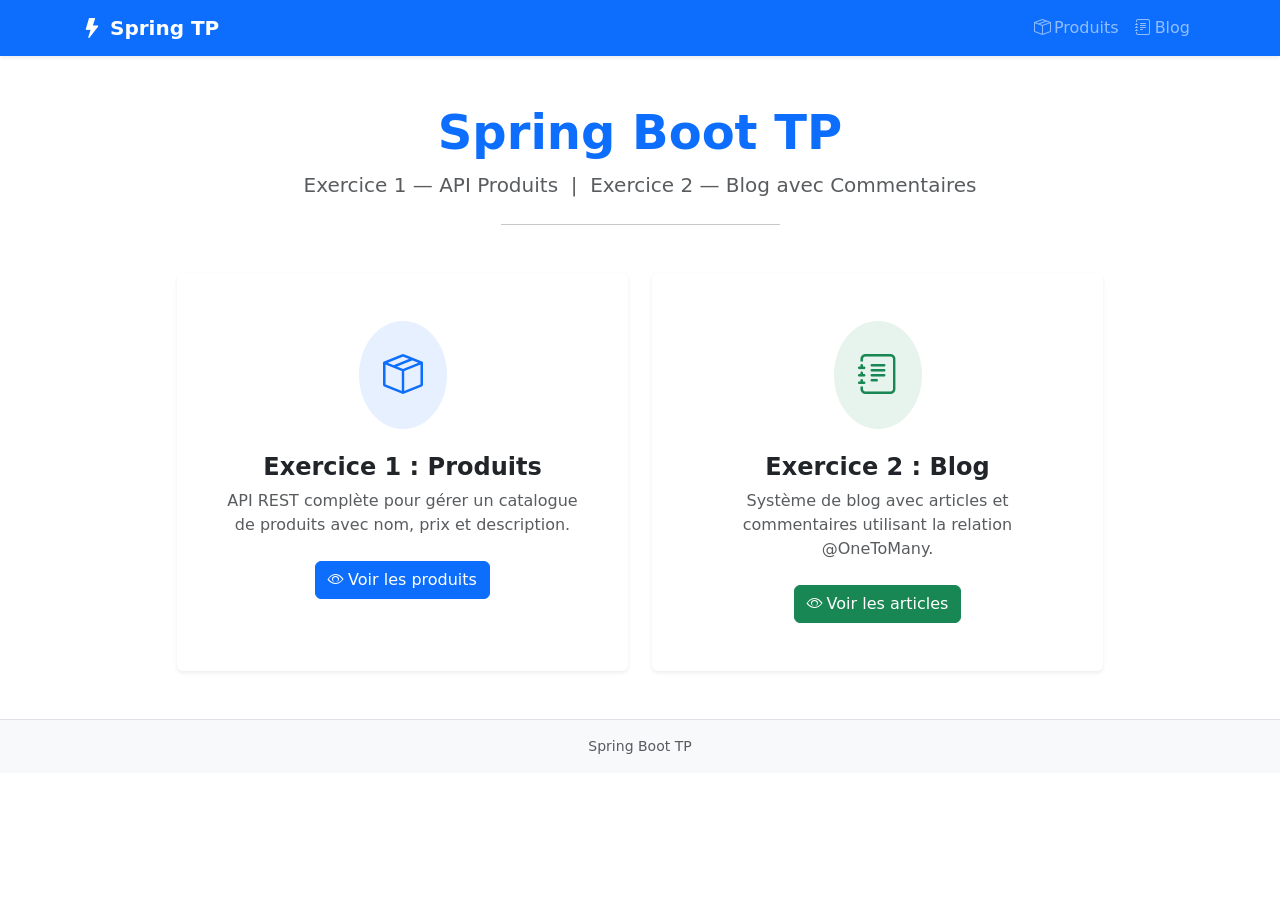
<file: tp/src/main/resources/templates/index.html>
<!DOCTYPE html>
<html xmlns:th="http://www.thymeleaf.org" lang="fr">
<head>
    <meta charset="UTF-8">
    <meta name="viewport" content="width=device-width, initial-scale=1.0">
    <title>Spring TP - Accueil</title>
    <link href="https://cdn.jsdelivr.net/npm/bootstrap@5.3.0/dist/css/bootstrap.min.css" rel="stylesheet">
    <link href="https://cdn.jsdelivr.net/npm/bootstrap-icons@1.11.0/font/bootstrap-icons.css" rel="stylesheet">
    <link href="https://fonts.googleapis.com/css2?family=Inter:wght@300;400;500;600;700&display=swap" rel="stylesheet">
    <link th:href="@{/css/style.css}" rel="stylesheet">
</head>
<body>
<nav class="navbar navbar-expand-lg navbar-dark bg-primary shadow-sm">
    <div class="container">
        <a class="navbar-brand fw-bold" th:href="@{/}">
            <i class="bi bi-lightning-fill me-2"></i>Spring TP
        </a>
        <div class="collapse navbar-collapse">
            <ul class="navbar-nav ms-auto">
                <li class="nav-item"><a class="nav-link" th:href="@{/products}"><i class="bi bi-box-seam me-1"></i>Produits</a></li>
                <li class="nav-item"><a class="nav-link" th:href="@{/articles}"><i class="bi bi-journal-text me-1"></i>Blog</a></li>
            </ul>
        </div>
    </div>
</nav>

<main class="container py-5">
    <!-- Hero -->
    <div class="text-center mb-5">
        <h1 class="display-5 fw-bold text-primary">Spring Boot TP</h1>
        <p class="lead text-muted">Exercice 1 &mdash; API Produits &nbsp;|&nbsp; Exercice 2 &mdash; Blog avec Commentaires</p>
        <hr class="my-4 w-25 mx-auto">
    </div>

    <!-- Cards -->
    <div class="row g-4 justify-content-center">

        <div class="col-md-5">
            <div class="card h-100 shadow-sm border-0">
                <div class="card-body text-center p-5">
                    <div class="rounded-circle bg-primary bg-opacity-10 d-inline-flex p-4 mb-4">
                        <i class="bi bi-box-seam fs-1 text-primary"></i>
                    </div>
                    <h4 class="fw-semibold">Exercice 1 : Produits</h4>
                    <p class="text-muted mb-4">API REST complète pour gérer un catalogue de produits avec nom, prix et description.</p>
                    <div class="d-flex gap-2 justify-content-center">
                        <a th:href="@{/products}" class="btn btn-primary">
                            <i class="bi bi-eye me-1"></i>Voir les produits
                        </a>
                        
                    </div>
                </div>
            </div>
        </div>

        <div class="col-md-5">
            <div class="card h-100 shadow-sm border-0">
                <div class="card-body text-center p-5">
                    <div class="rounded-circle bg-success bg-opacity-10 d-inline-flex p-4 mb-4">
                        <i class="bi bi-journal-text fs-1 text-success"></i>
                    </div>
                    <h4 class="fw-semibold">Exercice 2 : Blog</h4>
                    <p class="text-muted mb-4">Système de blog avec articles et commentaires utilisant la relation @OneToMany.</p>
                    <div class="d-flex gap-2 justify-content-center">
                        <a th:href="@{/articles}" class="btn btn-success">
                            <i class="bi bi-eye me-1"></i>Voir les articles
                        </a>

                    </div>
                </div>
            </div>
        </div>
    </div>


</main>

<footer class="footer mt-auto py-3 bg-light border-top">
    <div class="container text-center text-muted small">
        Spring Boot TP
    </div>
</footer>
<script src="https://cdn.jsdelivr.net/npm/bootstrap@5.3.0/dist/js/bootstrap.bundle.min.js"></script>
</body>
</html>
</file>
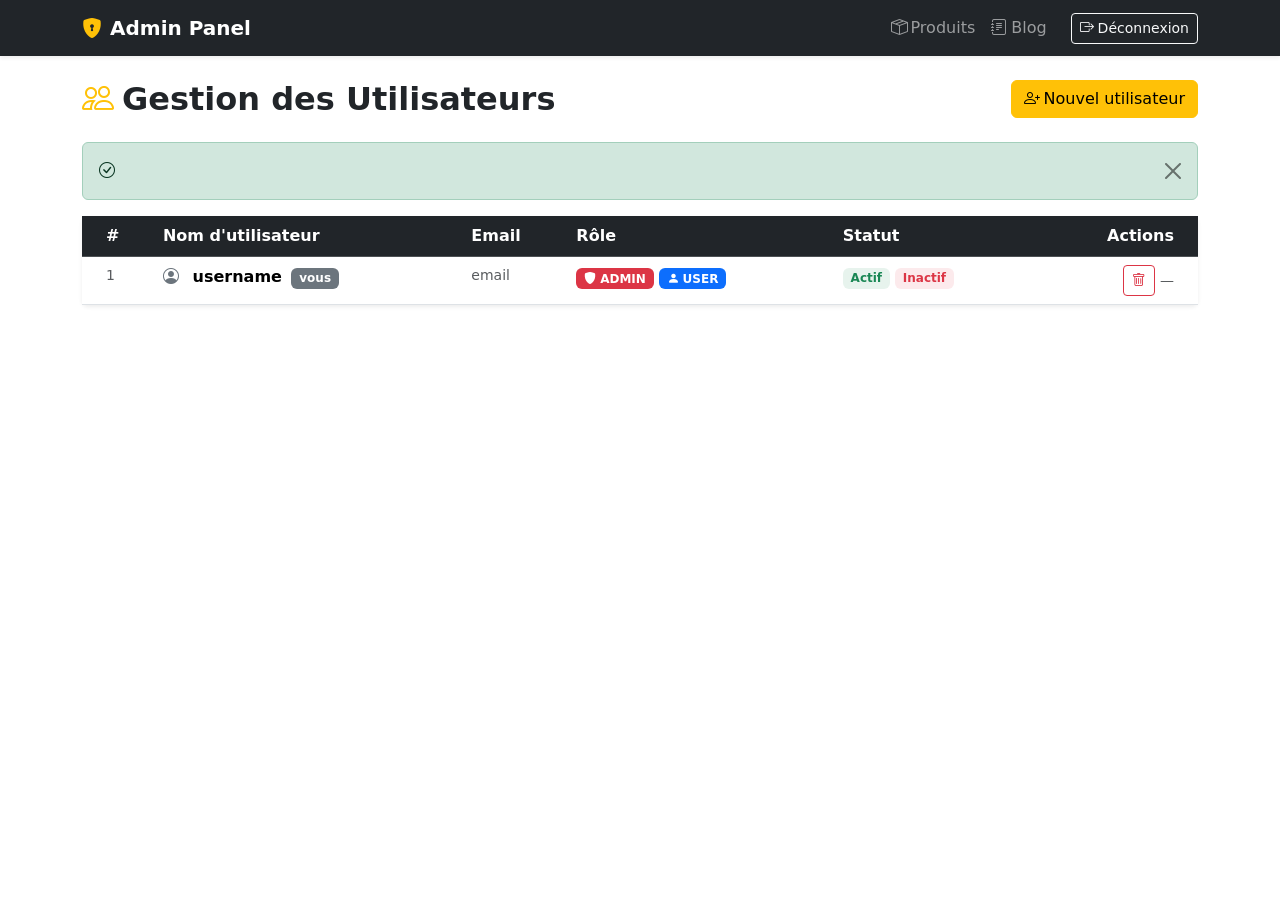
<file: tp/src/main/resources/templates/admin/users.html>
<!DOCTYPE html>
<html xmlns:th="http://www.thymeleaf.org"
      xmlns:sec="http://www.thymeleaf.org/extras/spring-security"
      lang="fr">
<head>
    <meta charset="UTF-8">
    <meta name="viewport" content="width=device-width, initial-scale=1.0">
    <title>Gestion Utilisateurs | Admin</title>
    <link href="https://cdn.jsdelivr.net/npm/bootstrap@5.3.0/dist/css/bootstrap.min.css" rel="stylesheet">
    <link href="https://cdn.jsdelivr.net/npm/bootstrap-icons@1.11.0/font/bootstrap-icons.css" rel="stylesheet">
    <link href="https://fonts.googleapis.com/css2?family=Inter:wght@300;400;500;600;700&display=swap" rel="stylesheet">
    <link th:href="@{/css/style.css}" rel="stylesheet">
</head>
<body>
<nav class="navbar navbar-expand-lg navbar-dark bg-dark shadow-sm">
    <div class="container">
        <a class="navbar-brand fw-bold" th:href="@{/}">
            <i class="bi bi-shield-lock-fill me-2 text-warning"></i>Admin Panel
        </a>
        <div class="collapse navbar-collapse">
            <ul class="navbar-nav ms-auto align-items-center">
                <li class="nav-item"><a class="nav-link" th:href="@{/products}"><i class="bi bi-box-seam me-1"></i>Produits</a></li>
                <li class="nav-item"><a class="nav-link" th:href="@{/articles}"><i class="bi bi-journal-text me-1"></i>Blog</a></li>
                <li class="nav-item ms-3">
                    <form th:action="@{/auth/logout}" method="post" class="d-inline">
                        <button class="btn btn-sm btn-outline-light">
                            <i class="bi bi-box-arrow-right me-1"></i>Déconnexion
                        </button>
                    </form>
                </li>
            </ul>
        </div>
    </div>
</nav>

<main class="container py-4">
    <div class="d-flex justify-content-between align-items-center mb-4">
        <div>
            <h2 class="fw-bold mb-0">
                <i class="bi bi-people me-2 text-warning"></i>Gestion des Utilisateurs
            </h2>
            <small class="text-muted" th:text="${users.size()} + ' utilisateur(s) enregistré(s)'"></small>
        </div>
        <a th:href="@{/auth/register}" class="btn btn-warning">
            <i class="bi bi-person-plus me-1"></i>Nouvel utilisateur
        </a>
    </div>

    <div th:if="${successMessage}" class="alert alert-success alert-dismissible fade show">
        <i class="bi bi-check-circle me-2"></i><span th:text="${successMessage}"></span>
        <button type="button" class="btn-close" data-bs-dismiss="alert"></button>
    </div>

    <div class="card shadow-sm border-0">
        <div class="table-responsive">
            <table class="table table-hover mb-0">
                <thead class="table-dark">
                <tr>
                    <th class="ps-4">#</th>
                    <th>Nom d'utilisateur</th>
                    <th>Email</th>
                    <th>Rôle</th>
                    <th>Statut</th>
                    <th class="text-end pe-4">Actions</th>
                </tr>
                </thead>
                <tbody>
                <tr th:each="user : ${users}">
                    <td class="ps-4 text-muted small" th:text="${user.id}">1</td>
                    <td class="fw-semibold">
                        <i class="bi bi-person-circle me-2 text-secondary"></i>
                        <span th:text="${user.username}">username</span>
                        <!-- Marque "vous" sur le compte connecté -->
                        <span th:if="${#authentication.name == user.username}"
                              class="badge bg-secondary ms-1 small">vous</span>
                    </td>
                    <td class="text-muted small" th:text="${user.email}">email</td>
                    <td>
                        <span th:if="${user.role.name() == 'ADMIN'}"
                              class="badge bg-danger">
                            <i class="bi bi-shield-fill me-1"></i>ADMIN
                        </span>
                        <span th:if="${user.role.name() == 'USER'}"
                              class="badge bg-primary">
                            <i class="bi bi-person-fill me-1"></i>USER
                        </span>
                    </td>
                    <td>
                        <span th:if="${user.enabled}" class="badge bg-success bg-opacity-10 text-success">Actif</span>
                        <span th:unless="${user.enabled}" class="badge bg-danger bg-opacity-10 text-danger">Inactif</span>
                    </td>
                    <td class="text-end pe-4">
                        <!-- Ne pas supprimer son propre compte -->
                        <a th:if="${#authentication.name != user.username}"
                           th:href="@{/admin/users/delete/{id}(id=${user.id})}"
                           class="btn btn-sm btn-outline-danger"
                           onclick="return confirm('Supprimer cet utilisateur ?')">
                            <i class="bi bi-trash"></i>
                        </a>
                        <span th:if="${#authentication.name == user.username}"
                              class="text-muted small">—</span>
                    </td>
                </tr>
                </tbody>
            </table>
        </div>
    </div>
</main>

<script src="https://cdn.jsdelivr.net/npm/bootstrap@5.3.0/dist/js/bootstrap.bundle.min.js"></script>
</body>
</html>
</file>
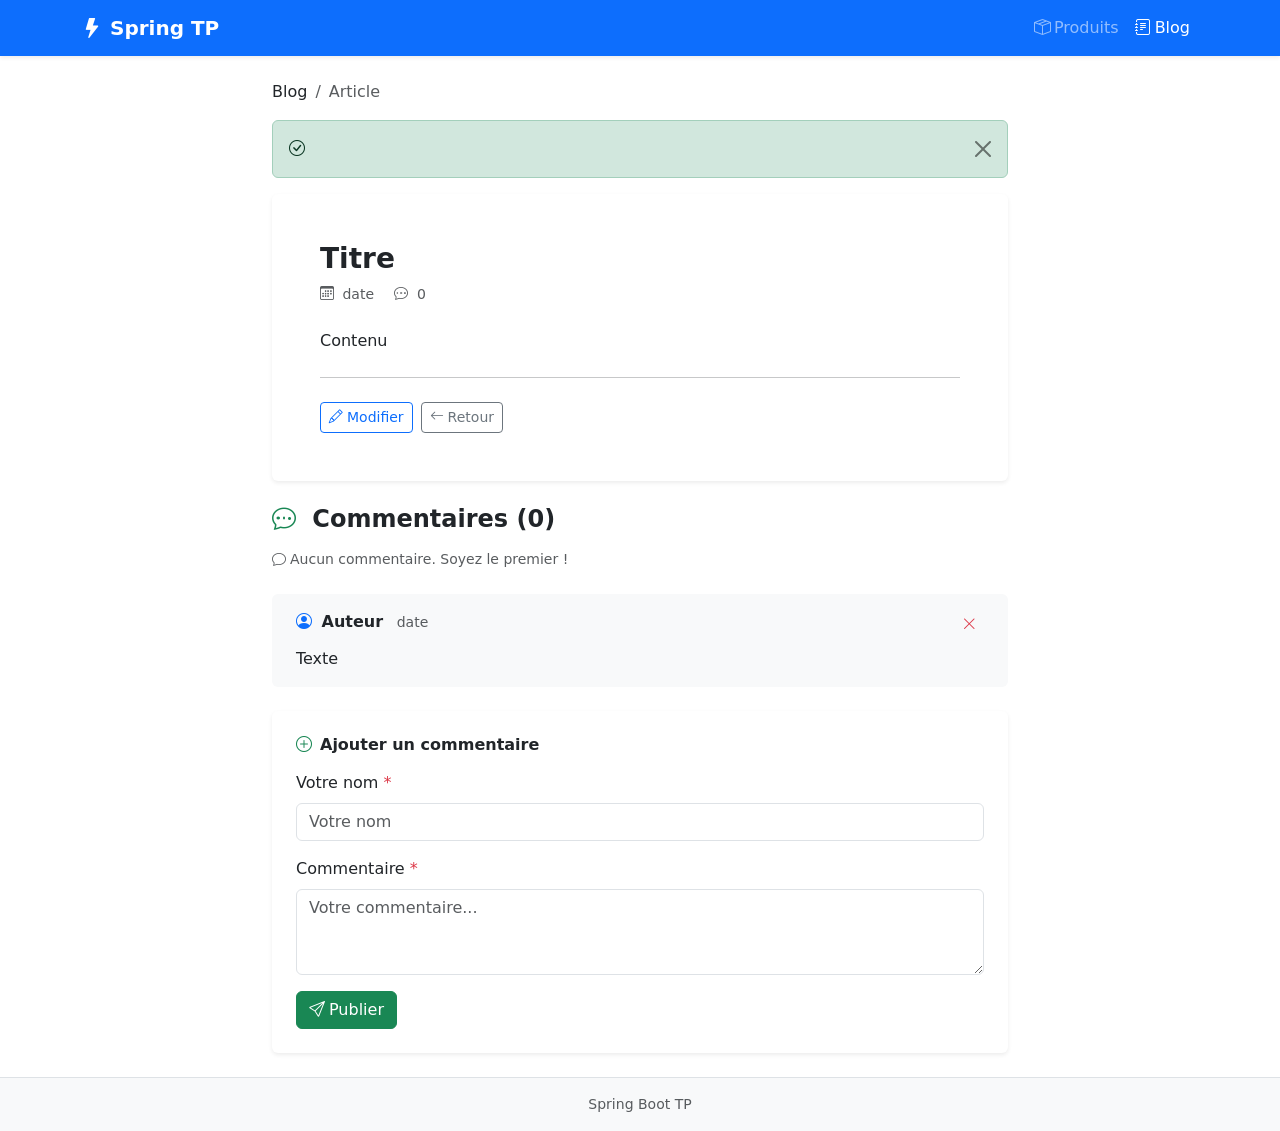
<file: tp/src/main/resources/templates/articles/detail.html>
<!DOCTYPE html>
<html xmlns:th="http://www.thymeleaf.org" lang="fr">
<head>
    <meta charset="UTF-8">
    <meta name="viewport" content="width=device-width, initial-scale=1.0">
    <title th:text="${article.title} + ' | Blog'">Article</title>
    <link href="https://cdn.jsdelivr.net/npm/bootstrap@5.3.0/dist/css/bootstrap.min.css" rel="stylesheet">
    <link href="https://cdn.jsdelivr.net/npm/bootstrap-icons@1.11.0/font/bootstrap-icons.css" rel="stylesheet">
    <link href="https://fonts.googleapis.com/css2?family=Inter:wght@300;400;500;600;700&display=swap" rel="stylesheet">
    <link th:href="@{/css/style.css}" rel="stylesheet">
</head>
<body>
<nav class="navbar navbar-expand-lg navbar-dark bg-primary shadow-sm">
    <div class="container">
        <a class="navbar-brand fw-bold" th:href="@{/}"><i class="bi bi-lightning-fill me-2"></i>Spring TP</a>
        <div class="collapse navbar-collapse">
            <ul class="navbar-nav ms-auto">
                <li class="nav-item"><a class="nav-link" th:href="@{/products}"><i class="bi bi-box-seam me-1"></i>Produits</a></li>
                <li class="nav-item"><a class="nav-link active" th:href="@{/articles}"><i class="bi bi-journal-text me-1"></i>Blog</a></li>
            </ul>
        </div>
    </div>
</nav>

<main class="container py-4">
    <div class="row justify-content-center">
        <div class="col-lg-8">

            <!-- Breadcrumb -->
            <nav aria-label="breadcrumb" class="mb-3">
                <ol class="breadcrumb">
                    <li class="breadcrumb-item"><a th:href="@{/articles}">Blog</a></li>
                    <li class="breadcrumb-item active" th:text="${article.title}">Article</li>
                </ol>
            </nav>

            <!-- Message flash -->
            <div th:if="${successMessage}" class="alert alert-success alert-dismissible fade show">
                <i class="bi bi-check-circle me-2"></i><span th:text="${successMessage}"></span>
                <button type="button" class="btn-close" data-bs-dismiss="alert"></button>
            </div>

            <!-- Article -->
            <article class="card shadow-sm border-0 mb-4">
                <div class="card-body p-5">
                    <h1 class="h3 fw-bold mb-2" th:text="${article.title}">Titre</h1>
                    <div class="text-muted small mb-4">
                        <i class="bi bi-calendar3 me-1"></i>
                        <span th:text="${article.createdAt != null ? #temporals.format(article.createdAt, 'dd MMMM yyyy à HH:mm') : '—'}">date</span>
                        <span class="ms-3"><i class="bi bi-chat-dots me-1"></i>
                            <span th:text="${article.comments.size()} + ' commentaire(s)'">0</span>
                        </span>
                    </div>
                    <div class="article-content" th:text="${article.content}">Contenu</div>
                    <hr class="my-4">
                    <div class="d-flex gap-2">
                        <a th:href="@{/articles/edit/{id}(id=${article.id})}" class="btn btn-sm btn-outline-primary">
                            <i class="bi bi-pencil me-1"></i>Modifier
                        </a>
                        <a th:href="@{/articles}" class="btn btn-sm btn-outline-secondary">
                            <i class="bi bi-arrow-left me-1"></i>Retour
                        </a>
                    </div>
                </div>
            </article>

            <!-- Commentaires -->
            <section>
                <h4 class="fw-semibold mb-3">
                    <i class="bi bi-chat-dots me-2 text-success"></i>
                    Commentaires (<span th:text="${article.comments.size()}">0</span>)
                </h4>

                <!-- Liste des commentaires -->
                <div th:if="${article.comments.empty}" class="text-muted small mb-4">
                    <i class="bi bi-chat me-1"></i>Aucun commentaire. Soyez le premier !
                </div>

                <div class="mb-4" th:each="comment : ${article.comments}">
                    <div class="card border-0 bg-light">
                        <div class="card-body py-3 px-4">
                            <div class="d-flex justify-content-between align-items-start">
                                <div>
                                    <span class="fw-semibold me-2">
                                        <i class="bi bi-person-circle me-1 text-primary"></i>
                                        <span th:text="${comment.author}">Auteur</span>
                                    </span>
                                    <small class="text-muted"
                                           th:text="${comment.createdAt != null ? #temporals.format(comment.createdAt, 'dd/MM/yyyy HH:mm') : ''}">date</small>
                                </div>
                                <a th:href="@{/articles/{aId}/comment/delete/{cId}(aId=${article.id}, cId=${comment.id})}"
                                   class="btn btn-sm text-danger border-0"
                                   onclick="return confirm('Supprimer ce commentaire ?')"
                                   title="Supprimer">
                                    <i class="bi bi-x-lg"></i>
                                </a>
                            </div>
                            <p class="mb-0 mt-2" th:text="${comment.text}">Texte</p>
                        </div>
                    </div>
                </div>

                <!-- Formulaire ajout commentaire -->
                <div class="card border-0 shadow-sm">
                    <div class="card-body p-4">
                        <h6 class="fw-semibold mb-3"><i class="bi bi-plus-circle me-2 text-success"></i>Ajouter un commentaire</h6>
                        <form th:action="@{/articles/{id}/comment(id=${article.id})}"
                              th:object="${newComment}"
                              method="post">

                            <div class="mb-3">
                                <label class="form-label fw-medium">Votre nom <span class="text-danger">*</span></label>
                                <input type="text" class="form-control" th:field="*{author}"
                                       th:classappend="${#fields.hasErrors('author')} ? 'is-invalid'"
                                       placeholder="Votre nom">
                                <div class="invalid-feedback" th:errors="*{author}"></div>
                            </div>

                            <div class="mb-3">
                                <label class="form-label fw-medium">Commentaire <span class="text-danger">*</span></label>
                                <textarea class="form-control" th:field="*{text}" rows="3"
                                          th:classappend="${#fields.hasErrors('text')} ? 'is-invalid'"
                                          placeholder="Votre commentaire..."></textarea>
                                <div class="invalid-feedback" th:errors="*{text}"></div>
                            </div>

                            <button type="submit" class="btn btn-success">
                                <i class="bi bi-send me-1"></i>Publier
                            </button>
                        </form>
                    </div>
                </div>
            </section>

        </div>
    </div>
</main>

<footer class="footer mt-auto py-3 bg-light border-top mt-5">
    <div class="container text-center text-muted small">Spring Boot TP </div>
</footer>
<script src="https://cdn.jsdelivr.net/npm/bootstrap@5.3.0/dist/js/bootstrap.bundle.min.js"></script>
</body>
</html>
</file>
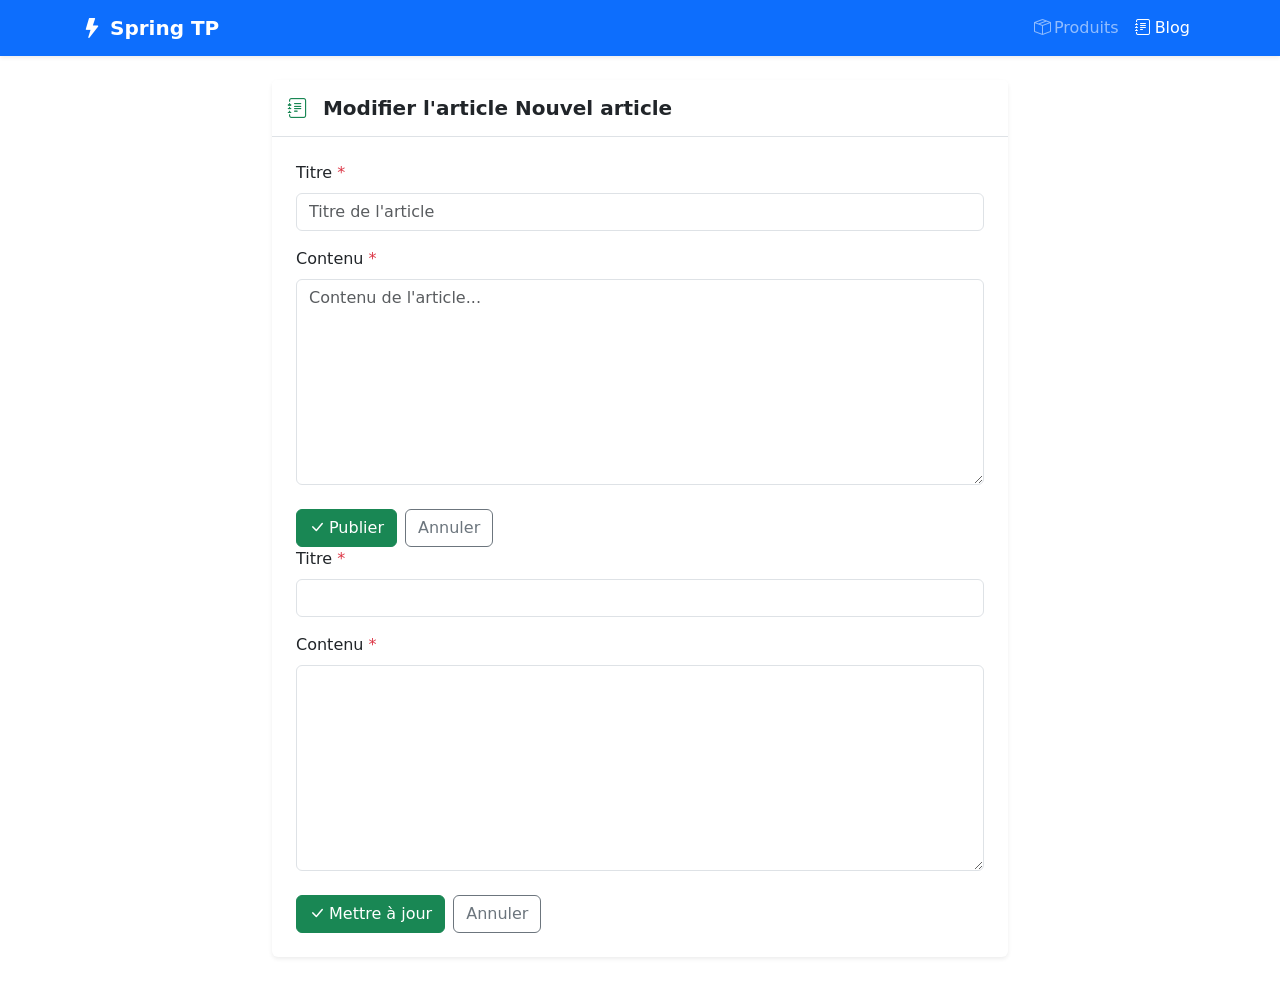
<file: tp/src/main/resources/templates/articles/form.html>
<!DOCTYPE html>
<html xmlns:th="http://www.thymeleaf.org" lang="fr">
<head>
    <meta charset="UTF-8">
    <meta name="viewport" content="width=device-width, initial-scale=1.0">
    <title >Article | blog</title>
    <link href="https://cdn.jsdelivr.net/npm/bootstrap@5.3.0/dist/css/bootstrap.min.css" rel="stylesheet">
    <link href="https://cdn.jsdelivr.net/npm/bootstrap-icons@1.11.0/font/bootstrap-icons.css" rel="stylesheet">
    <link href="https://fonts.googleapis.com/css2?family=Inter:wght@300;400;500;600;700&display=swap" rel="stylesheet">
    <link th:href="@{/css/style.css}" rel="stylesheet">
</head>
<body>
<nav class="navbar navbar-expand-lg navbar-dark bg-primary shadow-sm">
    <div class="container">
        <a class="navbar-brand fw-bold" th:href="@{/}"><i class="bi bi-lightning-fill me-2"></i>Spring TP</a>
        <div class="collapse navbar-collapse">
            <ul class="navbar-nav ms-auto">
                <li class="nav-item"><a class="nav-link" th:href="@{/products}"><i class="bi bi-box-seam me-1"></i>Produits</a></li>
                <li class="nav-item"><a class="nav-link active" th:href="@{/articles}"><i class="bi bi-journal-text me-1"></i>Blog</a></li>
            </ul>
        </div>
    </div>
</nav>

<main class="container py-4">
    <div class="row justify-content-center">
        <div class="col-md-8">
            <div class="card shadow-sm border-0">
                <div class="card-header bg-white border-bottom py-3">
                    <h5 class="mb-0 fw-semibold">
                        <i class="bi bi-journal-text me-2 text-success"></i>
                        <span th:if="${article.id != null}">Modifier l'article</span>
                        <span th:unless="${article.id != null}">Nouvel article</span>
                    </h5>
                </div>
                <div class="card-body p-4">

                    <!-- Formulaire création -->
                    <form th:if="${article.id == null}"
                          th:action="@{/articles/save}"
                          th:object="${article}"
                          method="post">

                        <div class="mb-3">
                            <label class="form-label fw-medium">Titre <span class="text-danger">*</span></label>
                            <input type="text" class="form-control" th:field="*{title}"
                                   th:classappend="${#fields.hasErrors('title')} ? 'is-invalid'"
                                   placeholder="Titre de l'article">
                            <div class="invalid-feedback" th:errors="*{title}"></div>
                        </div>

                        <div class="mb-4">
                            <label class="form-label fw-medium">Contenu <span class="text-danger">*</span></label>
                            <textarea class="form-control" th:field="*{content}" rows="8"
                                      th:classappend="${#fields.hasErrors('content')} ? 'is-invalid'"
                                      placeholder="Contenu de l'article..."></textarea>
                            <div class="invalid-feedback" th:errors="*{content}"></div>
                        </div>

                        <div class="d-flex gap-2">
                            <button type="submit" class="btn btn-success">
                                <i class="bi bi-check-lg me-1"></i>Publier
                            </button>
                            <a th:href="@{/articles}" class="btn btn-outline-secondary">Annuler</a>
                        </div>
                    </form>

                    <!-- Formulaire modification -->
                    <form th:if="${article.id != null}"
                          th:action="@{/articles/update/{id}(id=${article.id})}"
                          th:object="${article}"
                          method="post">

                        <div class="mb-3">
                            <label class="form-label fw-medium">Titre <span class="text-danger">*</span></label>
                            <input type="text" class="form-control" th:field="*{title}"
                                   th:classappend="${#fields.hasErrors('title')} ? 'is-invalid'">
                            <div class="invalid-feedback" th:errors="*{title}"></div>
                        </div>

                        <div class="mb-4">
                            <label class="form-label fw-medium">Contenu <span class="text-danger">*</span></label>
                            <textarea class="form-control" th:field="*{content}" rows="8"
                                      th:classappend="${#fields.hasErrors('content')} ? 'is-invalid'"></textarea>
                            <div class="invalid-feedback" th:errors="*{content}"></div>
                        </div>

                        <div class="d-flex gap-2">
                            <button type="submit" class="btn btn-success">
                                <i class="bi bi-check-lg me-1"></i>Mettre à jour
                            </button>
                            <a th:href="@{/articles}" class="btn btn-outline-secondary">Annuler</a>
                        </div>
                    </form>

                </div>
            </div>
        </div>
    </div>
</main>

<script src="https://cdn.jsdelivr.net/npm/bootstrap@5.3.0/dist/js/bootstrap.bundle.min.js"></script>
</body>
</html>
</file>
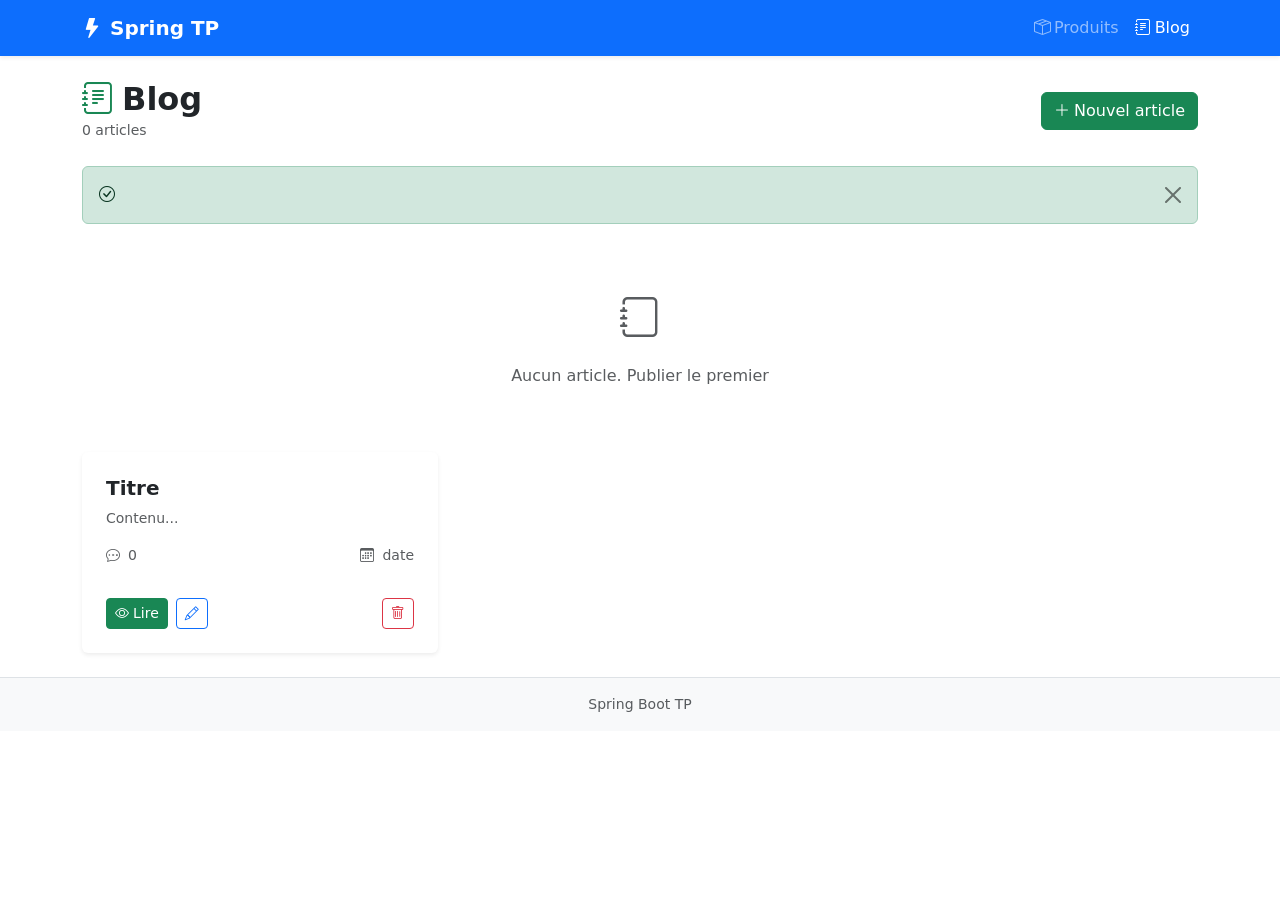
<file: tp/src/main/resources/templates/articles/list.html>
<!DOCTYPE html>
<html xmlns:th="http://www.thymeleaf.org" lang="fr">
<head>
    <meta charset="UTF-8">
    <meta name="viewport" content="width=device-width, initial-scale=1.0">
    <title>Blog | Spring TP</title>
    <link href="https://cdn.jsdelivr.net/npm/bootstrap@5.3.0/dist/css/bootstrap.min.css" rel="stylesheet">
    <link href="https://cdn.jsdelivr.net/npm/bootstrap-icons@1.11.0/font/bootstrap-icons.css" rel="stylesheet">
    <link href="https://fonts.googleapis.com/css2?family=Inter:wght@300;400;500;600;700&display=swap" rel="stylesheet">
    <link th:href="@{/css/style.css}" rel="stylesheet">
</head>
<body>
<nav class="navbar navbar-expand-lg navbar-dark bg-primary shadow-sm">
    <div class="container">
        <a class="navbar-brand fw-bold" th:href="@{/}"><i class="bi bi-lightning-fill me-2"></i>Spring TP</a>
        <div class="collapse navbar-collapse">
            <ul class="navbar-nav ms-auto">
                <li class="nav-item"><a class="nav-link" th:href="@{/products}"><i class="bi bi-box-seam me-1"></i>Produits</a></li>
                <li class="nav-item"><a class="nav-link active" th:href="@{/articles}"><i class="bi bi-journal-text me-1"></i>Blog</a></li>
                
            </ul>
        </div>
    </div>
</nav>

<main class="container py-4">
    <div class="d-flex justify-content-between align-items-center mb-4">
        <div>
            <h2 class="fw-bold mb-0"><i class="bi bi-journal-text me-2 text-success"></i>Blog</h2>
            <small class="text-muted" th:text="${articles.size()} + ' article(s)'">0 articles</small>
        </div>
        <a th:href="@{/articles/new}" class="btn btn-success">
            <i class="bi bi-plus-lg me-1"></i>Nouvel article
        </a>
    </div>

    <!-- Message flash -->
    <div th:if="${successMessage}" class="alert alert-success alert-dismissible fade show">
        <i class="bi bi-check-circle me-2"></i><span th:text="${successMessage}"></span>
        <button type="button" class="btn-close" data-bs-dismiss="alert"></button>
    </div>

    <!-- Empty state -->
    <div th:if="${articles.empty}" class="text-center py-5 text-muted">
        <i class="bi bi-journal fs-1 d-block mb-3"></i>
        <p>Aucun article. <a th:href="@{/articles/new}">Publier le premier</a></p>
    </div>

    <!-- Articles grid -->
    <div class="row g-4" th:if="${!articles.empty}">
        <div class="col-md-6 col-lg-4" th:each="article : ${articles}">
            <div class="card h-100 shadow-sm border-0 article-card">
                <div class="card-body p-4">
                    <h5 class="card-title fw-semibold mb-2" th:text="${article.title}">Titre</h5>
                    <p class="card-text text-muted small mb-3"
                       th:text="${#strings.abbreviate(article.content, 120)}">Contenu...</p>
                    <div class="d-flex align-items-center gap-2 text-muted small">
                        <i class="bi bi-chat-dots"></i>
                        <span th:text="${article.comments.size()} + ' commentaire(s)'">0</span>
                        <span class="ms-auto">
                            <i class="bi bi-calendar3 me-1"></i>
                            <span th:text="${article.createdAt != null ? #temporals.format(article.createdAt, 'dd/MM/yyyy') : '—'}">date</span>
                        </span>
                    </div>
                </div>
                <div class="card-footer bg-transparent border-top-0 pb-4 px-4">
                    <div class="d-flex gap-2">
                        <a th:href="@{/articles/{id}(id=${article.id})}" class="btn btn-sm btn-success">
                            <i class="bi bi-eye me-1"></i>Lire
                        </a>
                        <a th:href="@{/articles/edit/{id}(id=${article.id})}" class="btn btn-sm btn-outline-primary">
                            <i class="bi bi-pencil"></i>
                        </a>
                        <a th:href="@{/articles/delete/{id}(id=${article.id})}"
                           class="btn btn-sm btn-outline-danger ms-auto"
                           onclick="return confirm('Supprimer cet article et tous ses commentaires ?')">
                            <i class="bi bi-trash"></i>
                        </a>
                    </div>
                </div>
            </div>
        </div>
    </div>
</main>

<footer class="footer mt-auto py-3 bg-light border-top mt-5">
    <div class="container text-center text-muted small">Spring Boot TP</div>
</footer>
<script src="https://cdn.jsdelivr.net/npm/bootstrap@5.3.0/dist/js/bootstrap.bundle.min.js"></script>
</body>
</html>
</file>
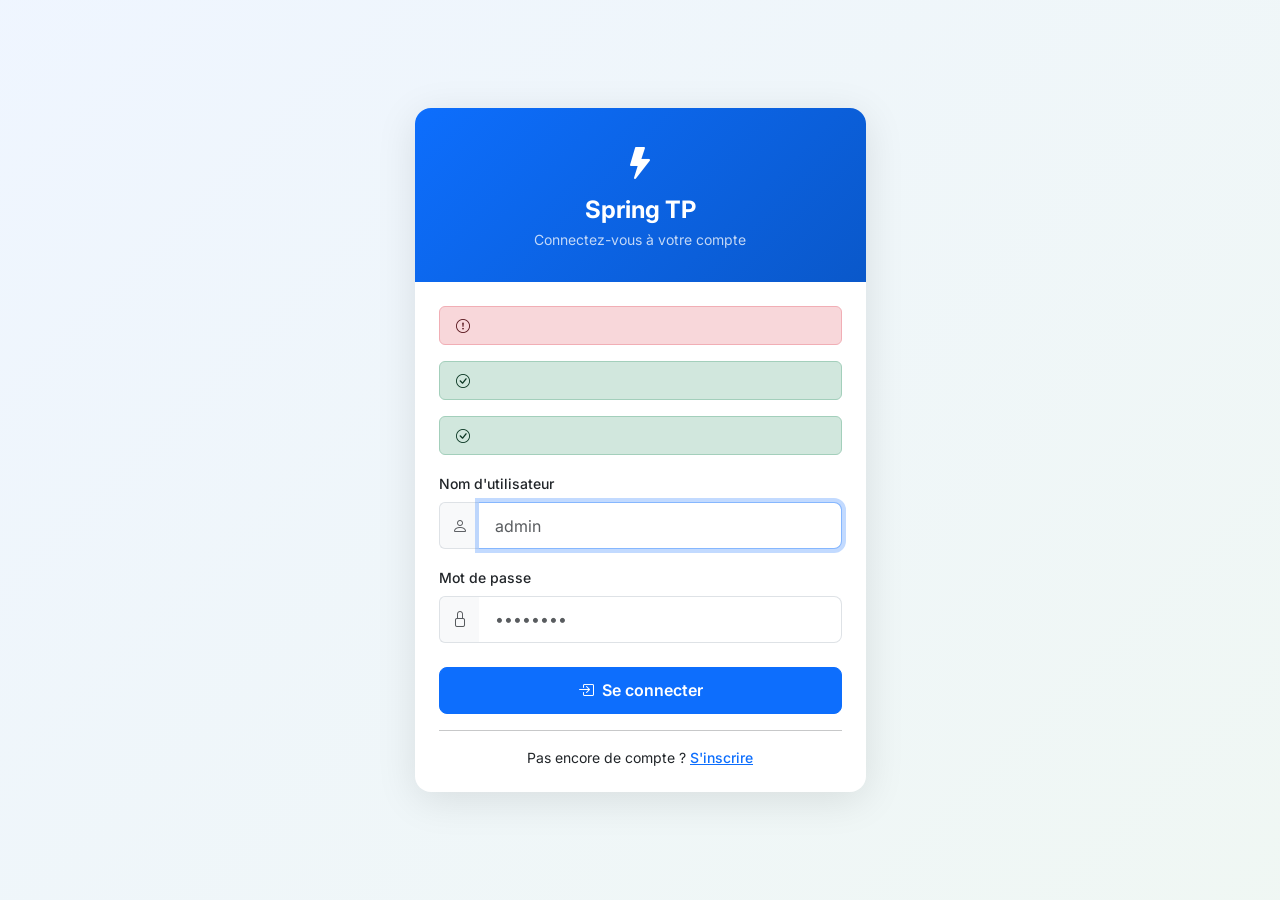
<file: tp/src/main/resources/templates/auth/login.html>
<!DOCTYPE html>
<html xmlns:th="http://www.thymeleaf.org" lang="fr">
<head>
    <meta charset="UTF-8">
    <meta name="viewport" content="width=device-width, initial-scale=1.0">
    <title>Connexion | Spring TP</title>
    <link href="https://cdn.jsdelivr.net/npm/bootstrap@5.3.0/dist/css/bootstrap.min.css" rel="stylesheet">
    <link href="https://cdn.jsdelivr.net/npm/bootstrap-icons@1.11.0/font/bootstrap-icons.css" rel="stylesheet">
    <link href="https://fonts.googleapis.com/css2?family=Inter:wght@300;400;500;600;700&display=swap" rel="stylesheet">
    <style>
        body {
            font-family: 'Inter', sans-serif;
            background: linear-gradient(135deg, #0d6efd11 0%, #19875411 100%);
            min-height: 100vh;
            display: flex;
            align-items: center;
        }
        .auth-card {
            border: none;
            border-radius: 16px;
            box-shadow: 0 8px 40px rgba(0,0,0,0.10);
        }
        .auth-header {
            background: linear-gradient(135deg, #0d6efd, #0a58ca);
            border-radius: 16px 16px 0 0;
            padding: 2rem;
            text-align: center;
            color: white;
        }
        .form-control { border-radius: 8px; padding: 0.65rem 1rem; }
        .btn-login { border-radius: 8px; padding: 0.65rem; font-weight: 600; }
    </style>
</head>
<body>
<div class="container">
    <div class="row justify-content-center">
        <div class="col-md-5 col-sm-8">

            <div class="card auth-card">
                <div class="auth-header">
                    <i class="bi bi-lightning-fill fs-2 mb-2 d-block"></i>
                    <h4 class="fw-bold mb-1">Spring TP</h4>
                    <p class="mb-0 opacity-75 small">Connectez-vous à votre compte</p>
                </div>

                <div class="card-body p-4">

                    <!-- Messages -->
                    <div th:if="${errorMessage}" class="alert alert-danger py-2 small">
                        <i class="bi bi-exclamation-circle me-2"></i>
                        <span th:text="${errorMessage}"></span>
                    </div>
                    <div th:if="${logoutMessage}" class="alert alert-success py-2 small">
                        <i class="bi bi-check-circle me-2"></i>
                        <span th:text="${logoutMessage}"></span>
                    </div>
                    <div th:if="${successMessage}" class="alert alert-success py-2 small">
                        <i class="bi bi-check-circle me-2"></i>
                        <span th:text="${successMessage}"></span>
                    </div>

                    <!-- Formulaire — Spring Security traite le POST sur /auth/login -->
                    <form th:action="@{/auth/login}" method="post">

                        <div class="mb-3">
                            <label class="form-label fw-medium small">Nom d'utilisateur</label>
                            <div class="input-group">
                                <span class="input-group-text bg-light border-end-0">
                                    <i class="bi bi-person text-muted"></i>
                                </span>
                                <input type="text"
                                       name="username"
                                       class="form-control border-start-0"
                                       placeholder="admin"
                                       required autofocus>
                            </div>
                        </div>

                        <div class="mb-4">
                            <label class="form-label fw-medium small">Mot de passe</label>
                            <div class="input-group">
                                <span class="input-group-text bg-light border-end-0">
                                    <i class="bi bi-lock text-muted"></i>
                                </span>
                                <input type="password"
                                       name="password"
                                       class="form-control border-start-0"
                                       placeholder="••••••••"
                                       required>
                            </div>
                        </div>

                        <button type="submit" class="btn btn-primary w-100 btn-login">
                            <i class="bi bi-box-arrow-in-right me-2"></i>Se connecter
                        </button>
                    </form>

                    <hr class="my-3">

                    <!-- Comptes de démonstration -->


                    <div class="text-center mt-3 small">
                        Pas encore de compte ?
                        <a th:href="@{/auth/register}" class="text-primary fw-medium">S'inscrire</a>
                    </div>
                </div>
            </div>

        </div>
    </div>
</div>
<script src="https://cdn.jsdelivr.net/npm/bootstrap@5.3.0/dist/js/bootstrap.bundle.min.js"></script>
</body>
</html>
</file>
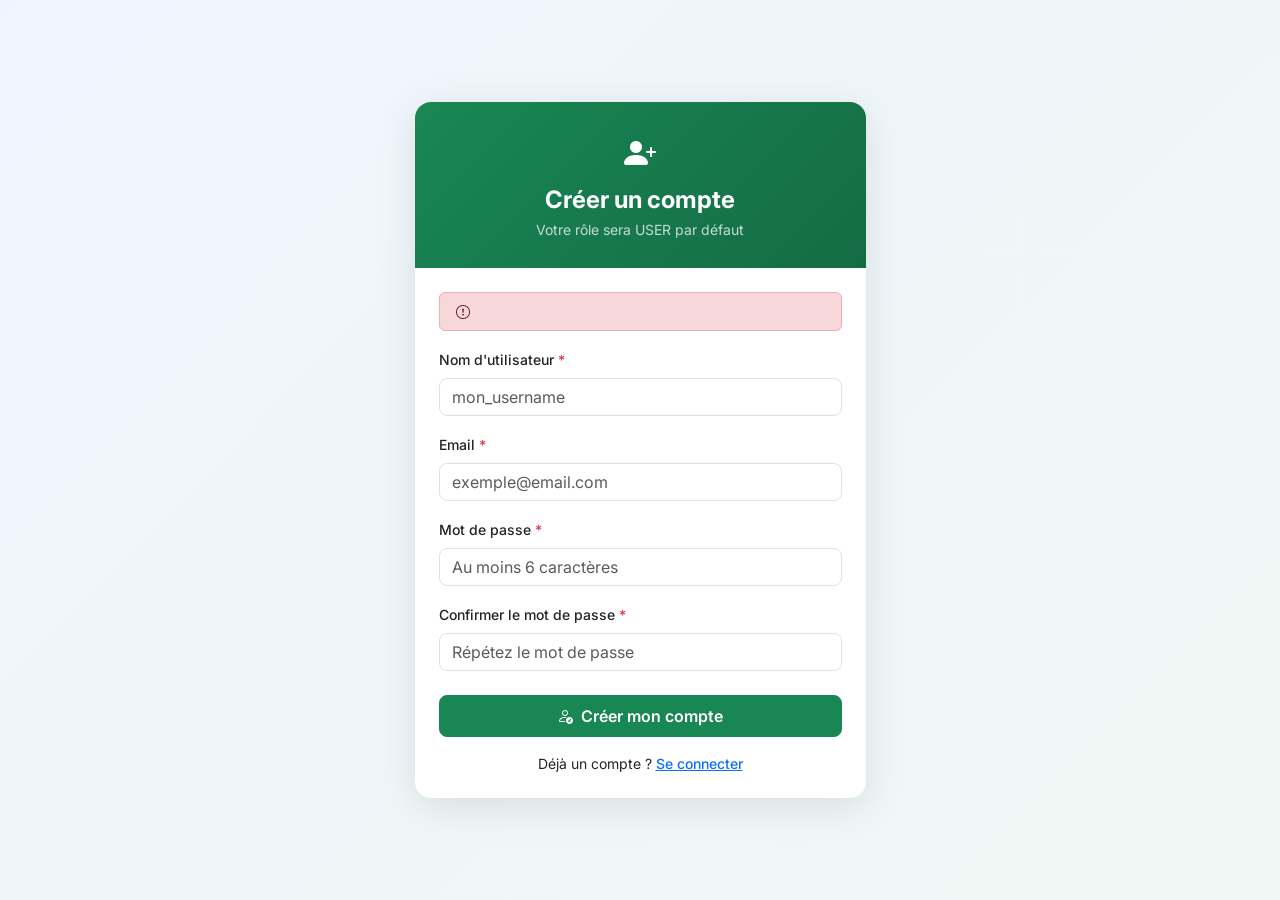
<file: tp/src/main/resources/templates/auth/register.html>
<!DOCTYPE html>
<html xmlns:th="http://www.thymeleaf.org" lang="fr">
<head>
    <meta charset="UTF-8">
    <meta name="viewport" content="width=device-width, initial-scale=1.0">
    <title>Inscription | Spring TP</title>
    <link href="https://cdn.jsdelivr.net/npm/bootstrap@5.3.0/dist/css/bootstrap.min.css" rel="stylesheet">
    <link href="https://cdn.jsdelivr.net/npm/bootstrap-icons@1.11.0/font/bootstrap-icons.css" rel="stylesheet">
    <link href="https://fonts.googleapis.com/css2?family=Inter:wght@300;400;500;600;700&display=swap" rel="stylesheet">
    <style>
        body {
            font-family: 'Inter', sans-serif;
            background: linear-gradient(135deg, #0d6efd11 0%, #19875411 100%);
            min-height: 100vh;
            display: flex;
            align-items: center;
        }
        .auth-card { border: none; border-radius: 16px; box-shadow: 0 8px 40px rgba(0,0,0,0.10); }
        .auth-header {
            background: linear-gradient(135deg, #198754, #146c43);
            border-radius: 16px 16px 0 0;
            padding: 1.75rem;
            text-align: center;
            color: white;
        }
        .form-control { border-radius: 8px; }
        .btn { border-radius: 8px; font-weight: 600; }
    </style>
</head>
<body>
<div class="container py-4">
    <div class="row justify-content-center">
        <div class="col-md-5 col-sm-9">

            <div class="card auth-card">
                <div class="auth-header">
                    <i class="bi bi-person-plus-fill fs-2 mb-2 d-block"></i>
                    <h4 class="fw-bold mb-1">Créer un compte</h4>
                    <p class="mb-0 opacity-75 small">Votre rôle sera USER par défaut</p>
                </div>

                <div class="card-body p-4">

                    <div th:if="${errorMessage}" class="alert alert-danger py-2 small">
                        <i class="bi bi-exclamation-circle me-2"></i>
                        <span th:text="${errorMessage}"></span>
                    </div>

                    <form th:action="@{/auth/register}"
                          th:object="${registerDto}"
                          method="post">

                        <!-- Username -->
                        <div class="mb-3">
                            <label class="form-label fw-medium small">Nom d'utilisateur <span class="text-danger">*</span></label>
                            <input type="text" class="form-control"
                                   th:field="*{username}"
                                   th:classappend="${#fields.hasErrors('username')} ? 'is-invalid'"
                                   placeholder="mon_username">
                            <div class="invalid-feedback" th:errors="*{username}"></div>
                        </div>

                        <!-- Email -->
                        <div class="mb-3">
                            <label class="form-label fw-medium small">Email <span class="text-danger">*</span></label>
                            <input type="email" class="form-control"
                                   th:field="*{email}"
                                   th:classappend="${#fields.hasErrors('email')} ? 'is-invalid'"
                                   placeholder="exemple@email.com">
                            <div class="invalid-feedback" th:errors="*{email}"></div>
                        </div>

                        <!-- Password -->
                        <div class="mb-3">
                            <label class="form-label fw-medium small">Mot de passe <span class="text-danger">*</span></label>
                            <input type="password" class="form-control"
                                   th:field="*{password}"
                                   th:classappend="${#fields.hasErrors('password')} ? 'is-invalid'"
                                   placeholder="Au moins 6 caractères">
                            <div class="invalid-feedback" th:errors="*{password}"></div>
                        </div>

                        <!-- Confirm Password -->
                        <div class="mb-4">
                            <label class="form-label fw-medium small">Confirmer le mot de passe <span class="text-danger">*</span></label>
                            <input type="password" class="form-control"
                                   th:field="*{confirmPassword}"
                                   th:classappend="${#fields.hasErrors('confirmPassword')} ? 'is-invalid'"
                                   placeholder="Répétez le mot de passe">
                            <div class="invalid-feedback" th:errors="*{confirmPassword}"></div>
                        </div>

                        <button type="submit" class="btn btn-success w-100 py-2">
                            <i class="bi bi-person-check me-2"></i>Créer mon compte
                        </button>
                    </form>

                    <div class="text-center mt-3 small">
                        Déjà un compte ?
                        <a th:href="@{/auth/login}" class="text-primary fw-medium">Se connecter</a>
                    </div>
                </div>
            </div>

        </div>
    </div>
</div>
<script src="https://cdn.jsdelivr.net/npm/bootstrap@5.3.0/dist/js/bootstrap.bundle.min.js"></script>
</body>
</html>
</file>
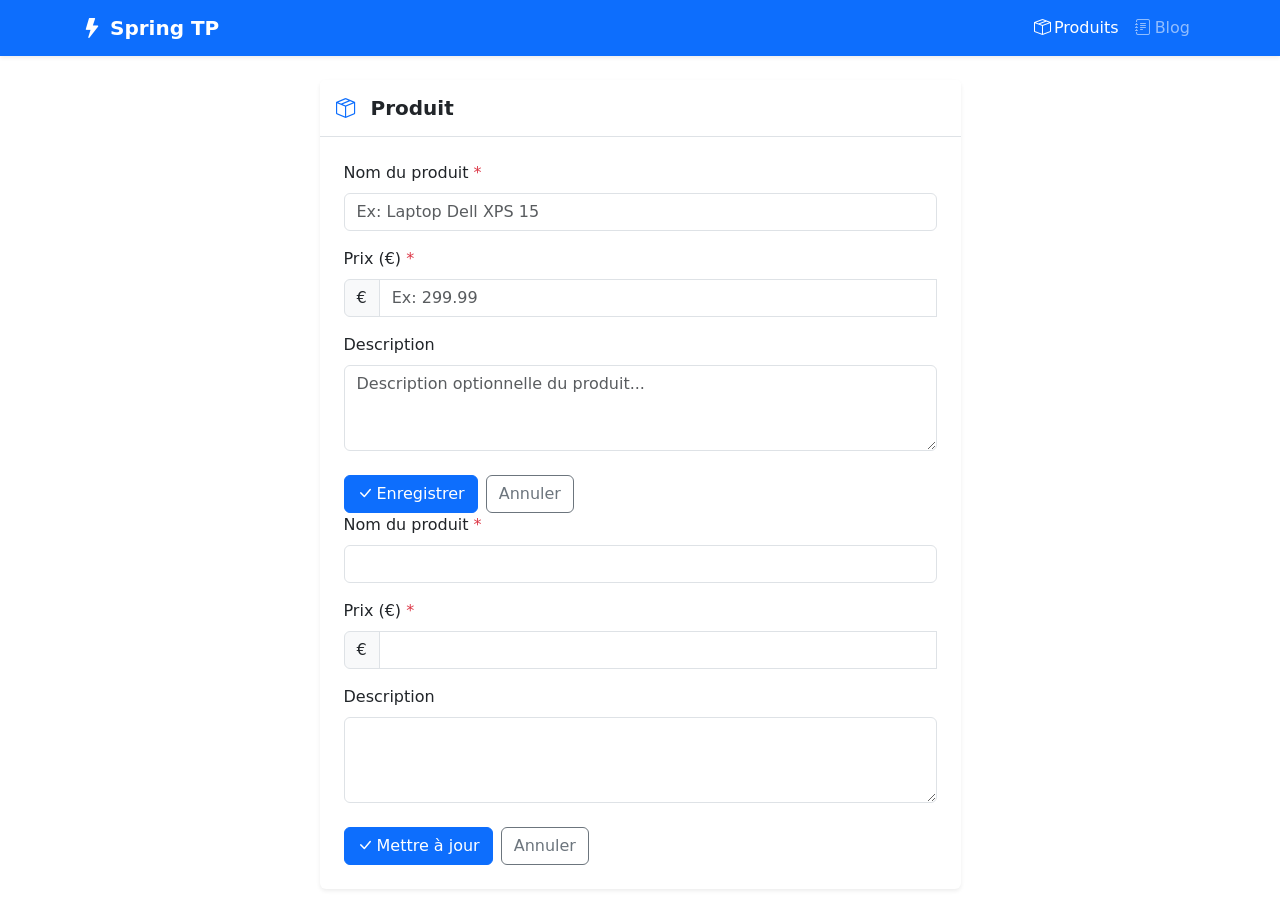
<file: tp/src/main/resources/templates/products/form.html>
<!DOCTYPE html>
<html xmlns:th="http://www.thymeleaf.org" lang="fr">
<head>
    <meta charset="UTF-8">
    <meta name="viewport" content="width=device-width, initial-scale=1.0">
    <title th:text="${product.id != null ? 'Modifier' : 'Nouveau'} + ' Produit | Spring TP'">Produit</title>
    <link href="https://cdn.jsdelivr.net/npm/bootstrap@5.3.0/dist/css/bootstrap.min.css" rel="stylesheet">
    <link href="https://cdn.jsdelivr.net/npm/bootstrap-icons@1.11.0/font/bootstrap-icons.css" rel="stylesheet">
    <link href="https://fonts.googleapis.com/css2?family=Inter:wght@300;400;500;600;700&display=swap" rel="stylesheet">
    <link th:href="@{/css/style.css}" rel="stylesheet">
</head>
<body>
<nav class="navbar navbar-expand-lg navbar-dark bg-primary shadow-sm">
    <div class="container">
        <a class="navbar-brand fw-bold" th:href="@{/}"><i class="bi bi-lightning-fill me-2"></i>Spring TP</a>
        <div class="collapse navbar-collapse">
            <ul class="navbar-nav ms-auto">
                <li class="nav-item"><a class="nav-link active" th:href="@{/products}"><i class="bi bi-box-seam me-1"></i>Produits</a></li>
                <li class="nav-item"><a class="nav-link" th:href="@{/articles}"><i class="bi bi-journal-text me-1"></i>Blog</a></li>
            </ul>
        </div>
    </div>
</nav>

<main class="container py-4">
    <div class="row justify-content-center">
        <div class="col-md-7">
            <div class="card shadow-sm border-0">
                <div class="card-header bg-white border-bottom py-3">
                    <h5 class="mb-0 fw-semibold">
                        <i class="bi bi-box-seam me-2 text-primary"></i>
                        <span th:text="${product.id != null ? 'Modifier le produit' : 'Nouveau produit'}">Produit</span>
                    </h5>
                </div>
                <div class="card-body p-4">

                    <!-- Formulaire de création -->
                    <form th:if="${product.id == null}"
                          th:action="@{/products/save}"
                          th:object="${product}"
                          method="post">

                        <div class="mb-3">
                            <label class="form-label fw-medium">Nom du produit <span class="text-danger">*</span></label>
                            <input type="text" class="form-control" th:field="*{name}"
                                   th:classappend="${#fields.hasErrors('name')} ? 'is-invalid'"
                                   placeholder="Ex: Laptop Dell XPS 15">
                            <div class="invalid-feedback" th:errors="*{name}"></div>
                        </div>

                        <div class="mb-3">
                            <label class="form-label fw-medium">Prix (€) <span class="text-danger">*</span></label>
                            <div class="input-group">
                                <span class="input-group-text">€</span>
                                <input type="number" step="0.01" min="0" class="form-control"
                                       th:field="*{price}"
                                       th:classappend="${#fields.hasErrors('price')} ? 'is-invalid'"
                                       placeholder="Ex: 299.99">
                                <div class="invalid-feedback" th:errors="*{price}"></div>
                            </div>
                        </div>

                        <div class="mb-4">
                            <label class="form-label fw-medium">Description</label>
                            <textarea class="form-control" th:field="*{description}" rows="3"
                                      th:classappend="${#fields.hasErrors('description')} ? 'is-invalid'"
                                      placeholder="Description optionnelle du produit..."></textarea>
                            <div class="invalid-feedback" th:errors="*{description}"></div>
                        </div>

                        <div class="d-flex gap-2">
                            <button type="submit" class="btn btn-primary">
                                <i class="bi bi-check-lg me-1"></i>Enregistrer
                            </button>
                            <a th:href="@{/products}" class="btn btn-outline-secondary">Annuler</a>
                        </div>
                    </form>

                    <!-- Formulaire de modification -->
                    <form th:if="${product.id != null}"
                          th:action="@{/products/update/{id}(id=${product.id})}"
                          th:object="${product}"
                          method="post">

                        <div class="mb-3">
                            <label class="form-label fw-medium">Nom du produit <span class="text-danger">*</span></label>
                            <input type="text" class="form-control" th:field="*{name}"
                                   th:classappend="${#fields.hasErrors('name')} ? 'is-invalid'">
                            <div class="invalid-feedback" th:errors="*{name}"></div>
                        </div>

                        <div class="mb-3">
                            <label class="form-label fw-medium">Prix (€) <span class="text-danger">*</span></label>
                            <div class="input-group">
                                <span class="input-group-text">€</span>
                                <input type="number" step="0.01" min="0" class="form-control"
                                       th:field="*{price}"
                                       th:classappend="${#fields.hasErrors('price')} ? 'is-invalid'">
                                <div class="invalid-feedback" th:errors="*{price}"></div>
                            </div>
                        </div>

                        <div class="mb-4">
                            <label class="form-label fw-medium">Description</label>
                            <textarea class="form-control" th:field="*{description}" rows="3"
                                      th:classappend="${#fields.hasErrors('description')} ? 'is-invalid'"></textarea>
                            <div class="invalid-feedback" th:errors="*{description}"></div>
                        </div>

                        <div class="d-flex gap-2">
                            <button type="submit" class="btn btn-primary">
                                <i class="bi bi-check-lg me-1"></i>Mettre à jour
                            </button>
                            <a th:href="@{/products}" class="btn btn-outline-secondary">Annuler</a>
                        </div>
                    </form>

                </div>
            </div>
        </div>
    </div>
</main>

<script src="https://cdn.jsdelivr.net/npm/bootstrap@5.3.0/dist/js/bootstrap.bundle.min.js"></script>
</body>
</html>
</file>
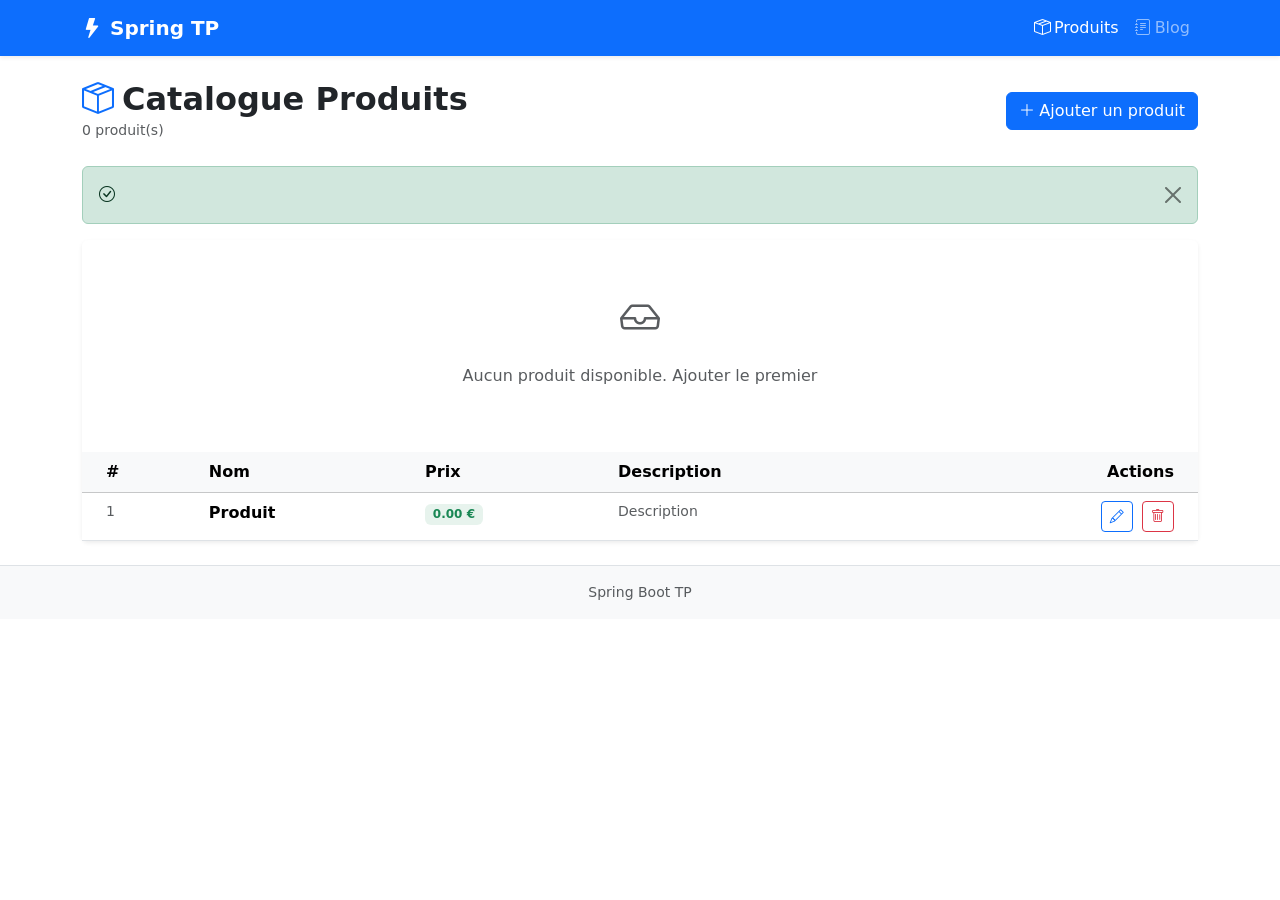
<file: tp/src/main/resources/templates/products/list.html>
<!DOCTYPE html>
<html xmlns:th="http://www.thymeleaf.org" lang="fr">
<head>
    <meta charset="UTF-8">
    <meta name="viewport" content="width=device-width, initial-scale=1.0">
    <title>Produits | Spring TP</title>
    <link href="https://cdn.jsdelivr.net/npm/bootstrap@5.3.0/dist/css/bootstrap.min.css" rel="stylesheet">
    <link href="https://cdn.jsdelivr.net/npm/bootstrap-icons@1.11.0/font/bootstrap-icons.css" rel="stylesheet">
    <link href="https://fonts.googleapis.com/css2?family=Inter:wght@300;400;500;600;700&display=swap" rel="stylesheet">
    <link th:href="@{/css/style.css}" rel="stylesheet">
</head>
<body>
<nav class="navbar navbar-expand-lg navbar-dark bg-primary shadow-sm">
    <div class="container">
        <a class="navbar-brand fw-bold" th:href="@{/}"><i class="bi bi-lightning-fill me-2"></i>Spring TP</a>
        <div class="collapse navbar-collapse">
            <ul class="navbar-nav ms-auto">
                <li class="nav-item"><a class="nav-link active" th:href="@{/products}"><i class="bi bi-box-seam me-1"></i>Produits</a></li>
                <li class="nav-item"><a class="nav-link" th:href="@{/articles}"><i class="bi bi-journal-text me-1"></i>Blog</a></li>

            </ul>
        </div>
    </div>
</nav>

<main class="container py-4">
    <!-- Header -->
    <div class="d-flex justify-content-between align-items-center mb-4">
        <div>
            <h2 class="fw-bold mb-0"><i class="bi bi-box-seam me-2 text-primary"></i>Catalogue Produits</h2>
            <small class="text-muted" th:text="${total} + ' produit(s) au total'">0 produit(s)</small>
        </div>
        <a th:href="@{/products/new}" class="btn btn-primary">
            <i class="bi bi-plus-lg me-1"></i>Ajouter un produit
        </a>
    </div>

    <!-- Message flash -->
    <div th:if="${successMessage}" class="alert alert-success alert-dismissible fade show" role="alert">
        <i class="bi bi-check-circle me-2"></i>
        <span th:text="${successMessage}"></span>
        <button type="button" class="btn-close" data-bs-dismiss="alert"></button>
    </div>

    <!-- Tableau -->
    <div class="card shadow-sm border-0">
        <div class="card-body p-0">
            <div th:if="${products.empty}" class="text-center py-5 text-muted">
                <i class="bi bi-inbox fs-1 d-block mb-3"></i>
                <p>Aucun produit disponible. <a th:href="@{/products/new}">Ajouter le premier</a></p>
            </div>

            <div th:if="${!products.empty}" class="table-responsive">
                <table class="table table-hover mb-0">
                    <thead class="table-light">
                    <tr>
                        <th class="ps-4">#</th>
                        <th>Nom</th>
                        <th>Prix</th>
                        <th>Description</th>
                        <th class="text-end pe-4">Actions</th>
                    </tr>
                    </thead>
                    <tbody>
                    <tr th:each="product : ${products}">
                        <td class="ps-4 text-muted small" th:text="${product.id}">1</td>
                        <td class="fw-semibold" th:text="${product.name}">Produit</td>
                        <td>
                            <span class="badge bg-success bg-opacity-10 text-success fw-semibold"
                                  th:text="${#numbers.formatDecimal(product.price, 1, 2)} + ' €'">0.00 €</span>
                        </td>
                        <td class="text-muted small">
                            <span th:text="${product.description != null ? #strings.abbreviate(product.description, 60) : '—'}">Description</span>
                        </td>
                        <td class="text-end pe-4">
                            <a th:href="@{/products/edit/{id}(id=${product.id})}"
                               class="btn btn-sm btn-outline-primary me-1">
                                <i class="bi bi-pencil"></i>
                            </a>
                            <a th:href="@{/products/delete/{id}(id=${product.id})}"
                               class="btn btn-sm btn-outline-danger"
                               onclick="return confirm('Supprimer ce produit ?')">
                                <i class="bi bi-trash"></i>
                            </a>
                        </td>
                    </tr>
                    </tbody>
                </table>
            </div>
        </div>
    </div>
</main>

<footer class="footer mt-auto py-3 bg-light border-top mt-5">
    <div class="container text-center text-muted small">Spring Boot TP</div>
</footer>
<script src="https://cdn.jsdelivr.net/npm/bootstrap@5.3.0/dist/js/bootstrap.bundle.min.js"></script>
</body>
</html>
</file>
